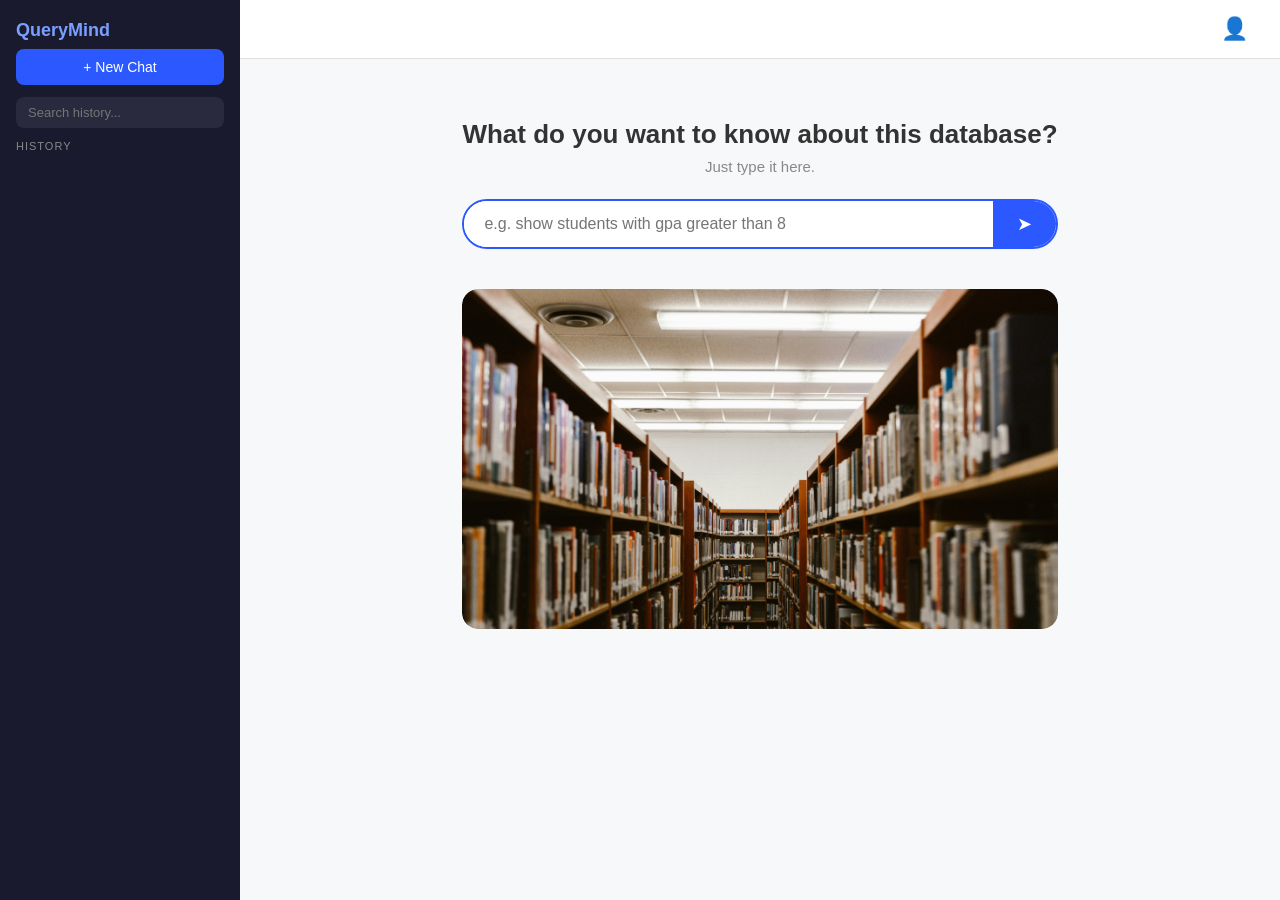
<file: index.html>
<!DOCTYPE html>
<html lang="en">
<head>
    <meta charset="UTF-8">
    <title>QueryMind</title>
    <link rel="stylesheet" href="frontend/styl.css">
</head>
<body>

<div class="app-layout">
    <div class="sidebar">
        <div class="sidebar-top">
            <div class="sidebar-logo">QueryMind</div>
            <button id="newChatBtn">+ New Chat</button>
        </div>
        <div class="sidebar-section">
            <input type="text" id="historySearch" placeholder="Search history...">
        </div>
        <div class="sidebar-label">History</div>
        <div id="historyList" class="history-list"></div>
    </div>

    <div class="main-area">
        <div class="topbar">
            <div></div>
            <div class="account">👤</div>
        </div>

        <div class="container">
            <h1>What do you want to know about this database?</h1>
            <p class="subtitle">Just type it here.</p>

            <div class="search-box">
                <input type="text" id="queryInput" placeholder="e.g. show students with gpa greater than 8">
                <button id="submitBtn">➤</button>
            </div>

            <div id="heroImage">
                <img src="frontend/campus.jpg" alt="Campus">
            </div>

            <div id="resultsSection" class="results-section hidden">
                <div class="results-left">
                    <div class="results-header">
                        <h3>Results</h3>
                        <button id="downloadBtn" title="Download CSV">⬇</button>
                    </div>
                    <table id="resultsTable"></table>
                </div>
                <div class="results-right">
                    <h3>Generated SQL</h3>
                    <pre id="sqlBox"></pre>
                </div>
            </div>

            <div id="explanationSection" class="explanation hidden">
                <h3>How this works</h3>
                <p id="explanationText"></p>
            </div>

            <div id="errorBox" class="error hidden"></div>
        </div>
    </div>
</div>

<script src="frontend/config.js"></script>
<script src="frontend/script.js"></script>
</body>
</html>
</file>
<file: frontend/styl.css>
* {
    margin: 0;
    padding: 0;
    box-sizing: border-box;
    font-family: 'Segoe UI', sans-serif;
}

body {
    background: #f7f8fa;
    color: #1a1a1a;
}

.topbar {
    display: flex;
    justify-content: space-between;
    align-items: center;
    padding: 16px 32px;
    background: white;
    border-bottom: 1px solid #e0e0e0;
}

.logo {
    font-size: 20px;
    font-weight: 700;
    color: #2b59ff;
}

.account {
    font-size: 22px;
    cursor: pointer;
}

.container {
    max-width: 800px;
    margin: 60px auto;
    padding: 0 20px;
    text-align: center;
}

h1 {
    font-size: 26px;
    font-weight: 600;
    margin-bottom: 24px;
    color: #333;
}

.search-box {
    display: flex;
    border: 2px solid #2b59ff;
    border-radius: 30px;
    overflow: hidden;
    background: white;
}

.search-box input {
    flex: 1;
    padding: 14px 20px;
    border: none;
    outline: none;
    font-size: 16px;
}

.search-box button {
    background: #2b59ff;
    color: white;
    border: none;
    padding: 0 24px;
    font-size: 18px;
    cursor: pointer;
}

.search-box button:hover {
    background: #1b3fcc;
}

.hidden {
    display: none !important;
}

.results-section {
    display: flex;
    gap: 20px;
    margin-top: 40px;
    text-align: left;
}

.results-left {
    flex: 2;
    background: white;
    border-radius: 12px;
    padding: 20px;
    box-shadow: 0 2px 8px rgba(0,0,0,0.06);
}

.results-header {
    display: flex;
    justify-content: space-between;
    align-items: center;
    margin-bottom: 12px;
}

#downloadBtn {
    background: #eef1ff;
    border: none;
    border-radius: 50%;
    width: 32px;
    height: 32px;
    cursor: pointer;
    font-size: 16px;
}

table {
    width: 100%;
    border-collapse: collapse;
}

table th, table td {
    padding: 8px 12px;
    border-bottom: 1px solid #eee;
    font-size: 14px;
}

table th {
    background: #f0f2f8;
    text-align: left;
}

.results-right {
    flex: 1;
    background: #1e1e2f;
    color: #9efeb0;
    border-radius: 12px;
    padding: 20px;
    font-family: 'Courier New', monospace;
    font-size: 14px;
    white-space: pre-wrap;
    word-break: break-word;
}

.explanation {
    margin-top: 24px;
    background: #eef1ff;
    border-radius: 12px;
    padding: 16px 20px;
    text-align: left;
}

.error {
    margin-top: 20px;
    background: #ffe5e5;
    color: #b00020;
    padding: 14px 20px;
    border-radius: 8px;
    text-align: left;
}

#heroImage {
    margin-top: 40px;
    border-radius: 16px;
    overflow: hidden;
    max-height: 340px;
    transition: all 0.7s cubic-bezier(0.4, 0, 0.2, 1);
    opacity: 1;
}

#heroImage img {
    width: 100%;
    object-fit: cover;
    max-height: 340px;
    border-radius: 16px;
    display: block;
}

#heroImage.slide-up {
    max-height: 0;
    opacity: 0;
    margin-top: 0;
}

.app-layout {
    display: flex;
    height: 100vh;
    overflow: hidden;
}

.sidebar {
    width: 240px;
    background: #1a1a2e;
    color: white;
    display: flex;
    flex-direction: column;
    padding: 20px 16px;
    gap: 12px;
    flex-shrink: 0;
}

.sidebar-logo {
    font-size: 18px;
    font-weight: 700;
    color: #7b9fff;
    margin-bottom: 8px;
}

#newChatBtn {
    background: #2b59ff;
    color: white;
    border: none;
    border-radius: 8px;
    padding: 10px;
    cursor: pointer;
    font-size: 14px;
    width: 100%;
}

#newChatBtn:hover {
    background: #1b3fcc;
}

#historySearch {
    width: 100%;
    padding: 8px 12px;
    border-radius: 8px;
    border: none;
    background: #2a2a3e;
    color: white;
    font-size: 13px;
    outline: none;
}

.sidebar-label {
    font-size: 11px;
    text-transform: uppercase;
    color: #888;
    letter-spacing: 1px;
}

.history-list {
    display: flex;
    flex-direction: column;
    gap: 6px;
    overflow-y: auto;
    flex: 1;
}

.history-item {
    background: #2a2a3e;
    border-radius: 8px;
    padding: 8px 12px;
    font-size: 13px;
    cursor: pointer;
    color: #ccc;
    white-space: nowrap;
    overflow: hidden;
    text-overflow: ellipsis;
}

.history-item:hover {
    background: #3a3a5e;
    color: white;
}

.main-area {
    flex: 1;
    overflow-y: auto;
    display: flex;
    flex-direction: column;
}

.subtitle {
    color: #888;
    margin-top: -16px;
    margin-bottom: 24px;
    font-size: 15px;
}
</file>
